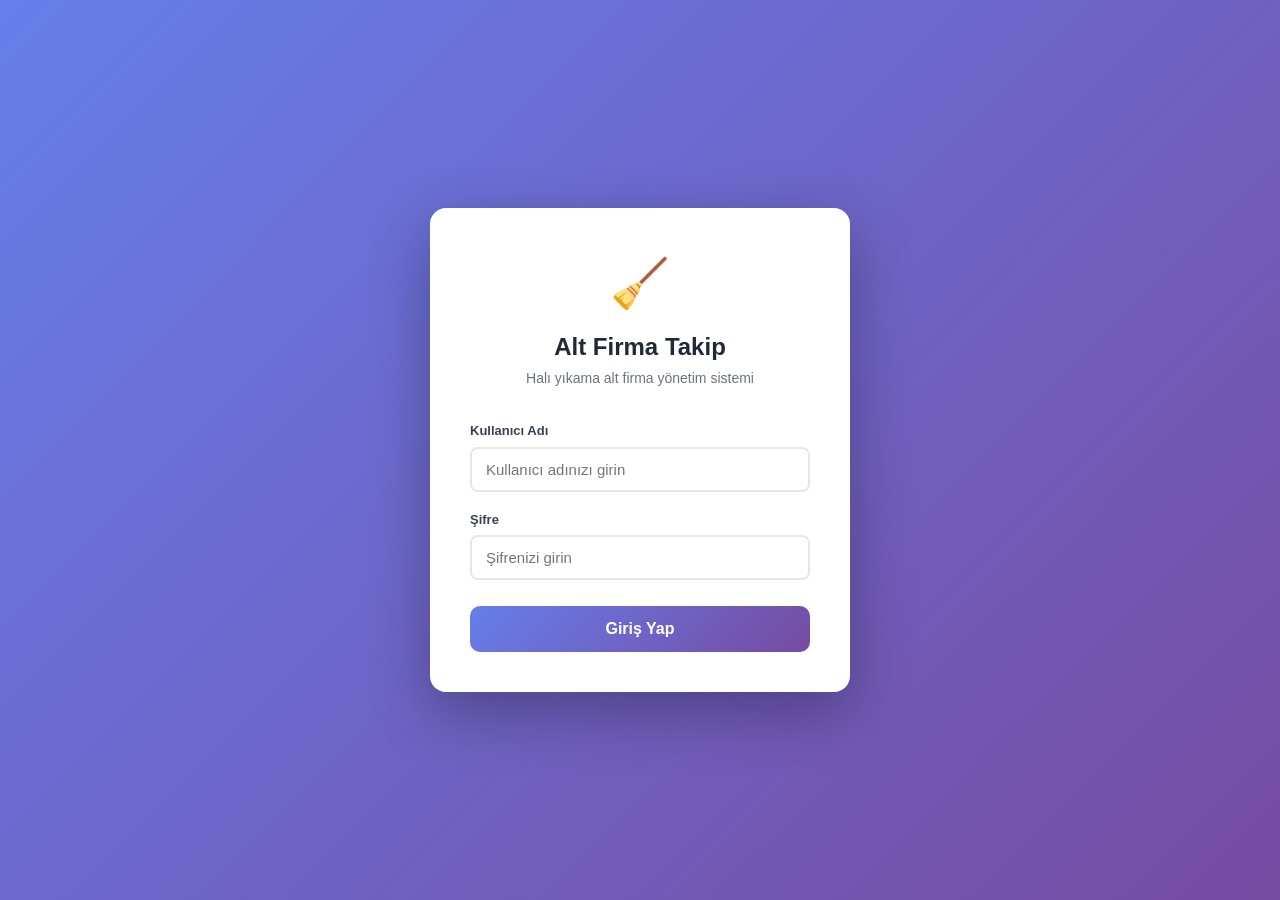
<file: frontend/index.html>
<!DOCTYPE html>
<html lang="tr">
<head>
    <meta charset="UTF-8">
    <meta name="viewport" content="width=device-width, initial-scale=1.0">
    <title>Alt Firma Takip</title>
    <link rel="manifest" href="manifest.json">
    <link rel="icon" type="image/svg+xml" href="assets/icons/icon-192x192.svg">
    <link rel="stylesheet" href="css/app.css">
    <script src="js/api.js"></script>
    <script src="js/auth.js"></script>
    <script>
        // Giriş yapılmışsa dashboard'a, yapılmamışsa login'e yönlendir
        if (Auth.isAuthenticated()) {
            window.location.replace('pages/dashboard.html');
        } else {
            window.location.replace('pages/login.html');
        }
    </script>
</head>
<body>
</body>
</html>
</file>
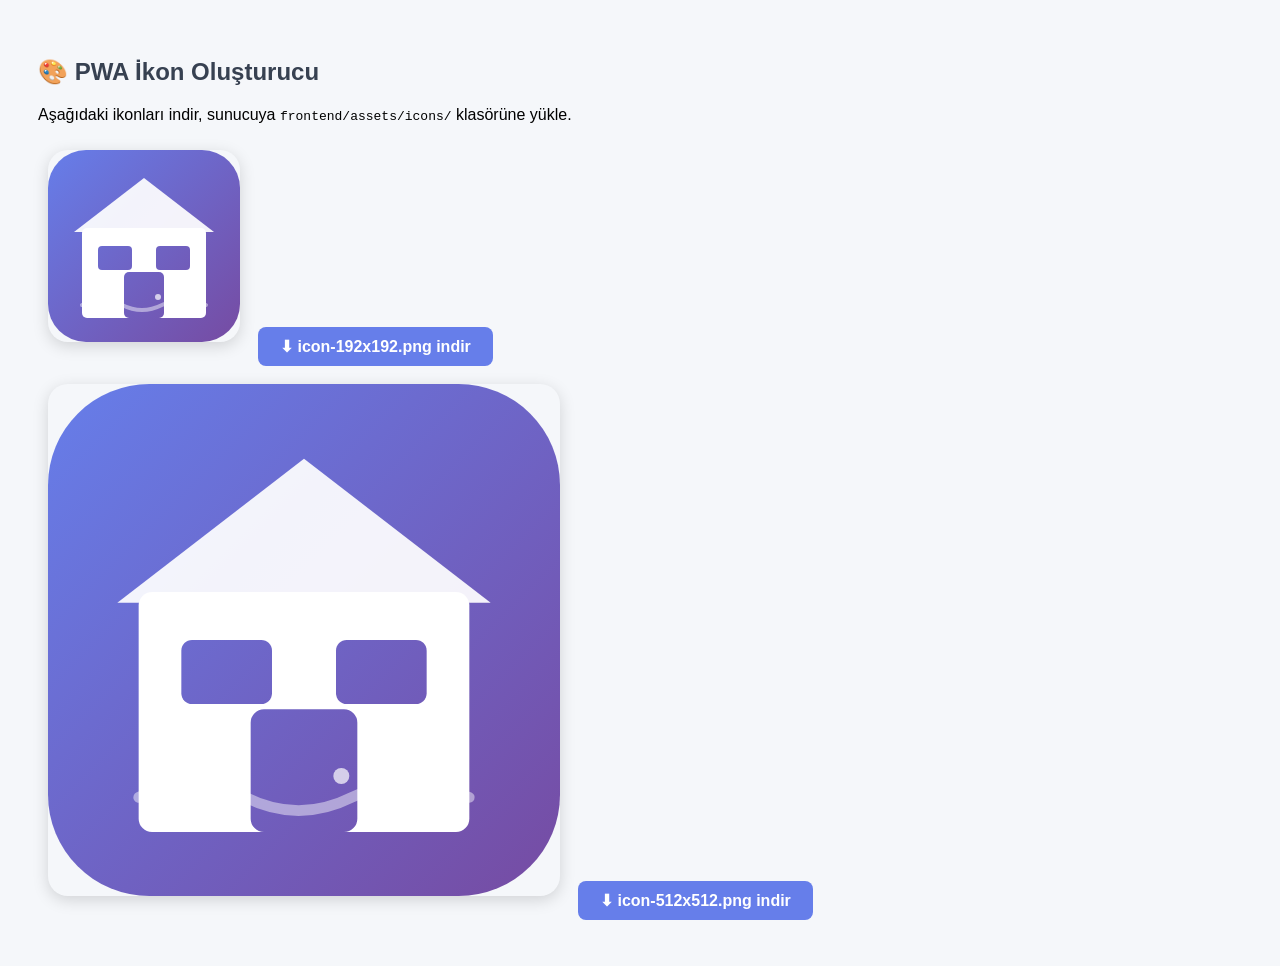
<file: frontend/generate-icons.html>
<!DOCTYPE html>
<html lang="tr">
<head><meta charset="UTF-8"><title>İkon Oluşturucu</title>
<style>body{font-family:sans-serif;padding:30px;background:#f5f7fa;} canvas{border-radius:20px;box-shadow:0 4px 16px rgba(0,0,0,0.15);margin:10px;} .btn{display:inline-block;margin:8px;padding:10px 22px;background:#667eea;color:white;border-radius:8px;text-decoration:none;font-weight:600;cursor:pointer;} h2{color:#374151;}</style>
</head>
<body>
<h2>🎨 PWA İkon Oluşturucu</h2>
<p>Aşağıdaki ikonları indir, sunucuya <code>frontend/assets/icons/</code> klasörüne yükle.</p>
<div id="out"></div>
<script>
function draw(size) {
  const c = document.createElement('canvas');
  c.width = c.height = size;
  const ctx = c.getContext('2d');
  const s = size / 192;
  const r = 38 * s;

  // Rounded square clip
  ctx.beginPath();
  ctx.moveTo(r, 0); ctx.lineTo(size-r, 0);
  ctx.arcTo(size, 0, size, r, r);
  ctx.lineTo(size, size-r);
  ctx.arcTo(size, size, size-r, size, r);
  ctx.lineTo(r, size);
  ctx.arcTo(0, size, 0, size-r, r);
  ctx.lineTo(0, r);
  ctx.arcTo(0, 0, r, 0, r);
  ctx.closePath();
  ctx.clip();

  // Gradient bg
  const g = ctx.createLinearGradient(0, 0, size, size);
  g.addColorStop(0, '#667eea');
  g.addColorStop(1, '#764ba2');
  ctx.fillStyle = g;
  ctx.fillRect(0, 0, size, size);

  function rr(x,y,w,h,rad) {
    ctx.beginPath();
    ctx.moveTo((x+rad)*s,(y)*s);
    ctx.lineTo((x+w-rad)*s,(y)*s);
    ctx.arcTo((x+w)*s,(y)*s,(x+w)*s,(y+rad)*s,rad*s);
    ctx.lineTo((x+w)*s,(y+h-rad)*s);
    ctx.arcTo((x+w)*s,(y+h)*s,(x+w-rad)*s,(y+h)*s,rad*s);
    ctx.lineTo((x+rad)*s,(y+h)*s);
    ctx.arcTo((x)*s,(y+h)*s,(x)*s,(y+h-rad)*s,rad*s);
    ctx.lineTo((x)*s,(y+rad)*s);
    ctx.arcTo((x)*s,(y)*s,(x+rad)*s,(y)*s,rad*s);
    ctx.closePath();
  }

  // Roof
  ctx.fillStyle = 'rgba(255,255,255,0.92)';
  ctx.beginPath();
  ctx.moveTo(96*s,28*s); ctx.lineTo(26*s,82*s); ctx.lineTo(166*s,82*s);
  ctx.closePath(); ctx.fill();

  // Body
  ctx.fillStyle = 'white';
  rr(34,78,124,90,5); ctx.fill();

  // Left window
  const grad2 = ctx.createLinearGradient(0,0,size,size);
  grad2.addColorStop(0,'#667eea'); grad2.addColorStop(1,'#764ba2');
  ctx.fillStyle = grad2;
  rr(50,96,34,24,4); ctx.fill();

  // Right window
  rr(108,96,34,24,4); ctx.fill();

  // Door
  rr(76,122,40,46,5); ctx.fill();

  // Door knob
  ctx.fillStyle = 'rgba(255,255,255,0.7)';
  ctx.beginPath(); ctx.arc(110*s,147*s,3*s,0,Math.PI*2); ctx.fill();

  // Wave
  ctx.strokeStyle = 'rgba(255,255,255,0.45)';
  ctx.lineWidth = 4*s;
  ctx.lineCap = 'round';
  ctx.beginPath();
  ctx.moveTo(34*s,155*s);
  ctx.quadraticCurveTo(54*s,145*s,74*s,155*s);
  ctx.quadraticCurveTo(94*s,165*s,114*s,155*s);
  ctx.quadraticCurveTo(134*s,145*s,158*s,155*s);
  ctx.stroke();

  return c;
}

const out = document.getElementById('out');
[192, 512].forEach(size => {
  const c = draw(size);
  out.appendChild(c);
  const a = document.createElement('a');
  a.className = 'btn';
  a.href = c.toDataURL('image/png');
  a.download = `icon-${size}x${size}.png`;
  a.textContent = `⬇ icon-${size}x${size}.png indir`;
  out.appendChild(a);
  out.appendChild(document.createElement('br'));
});
</script>
</body>
</html>
</file>
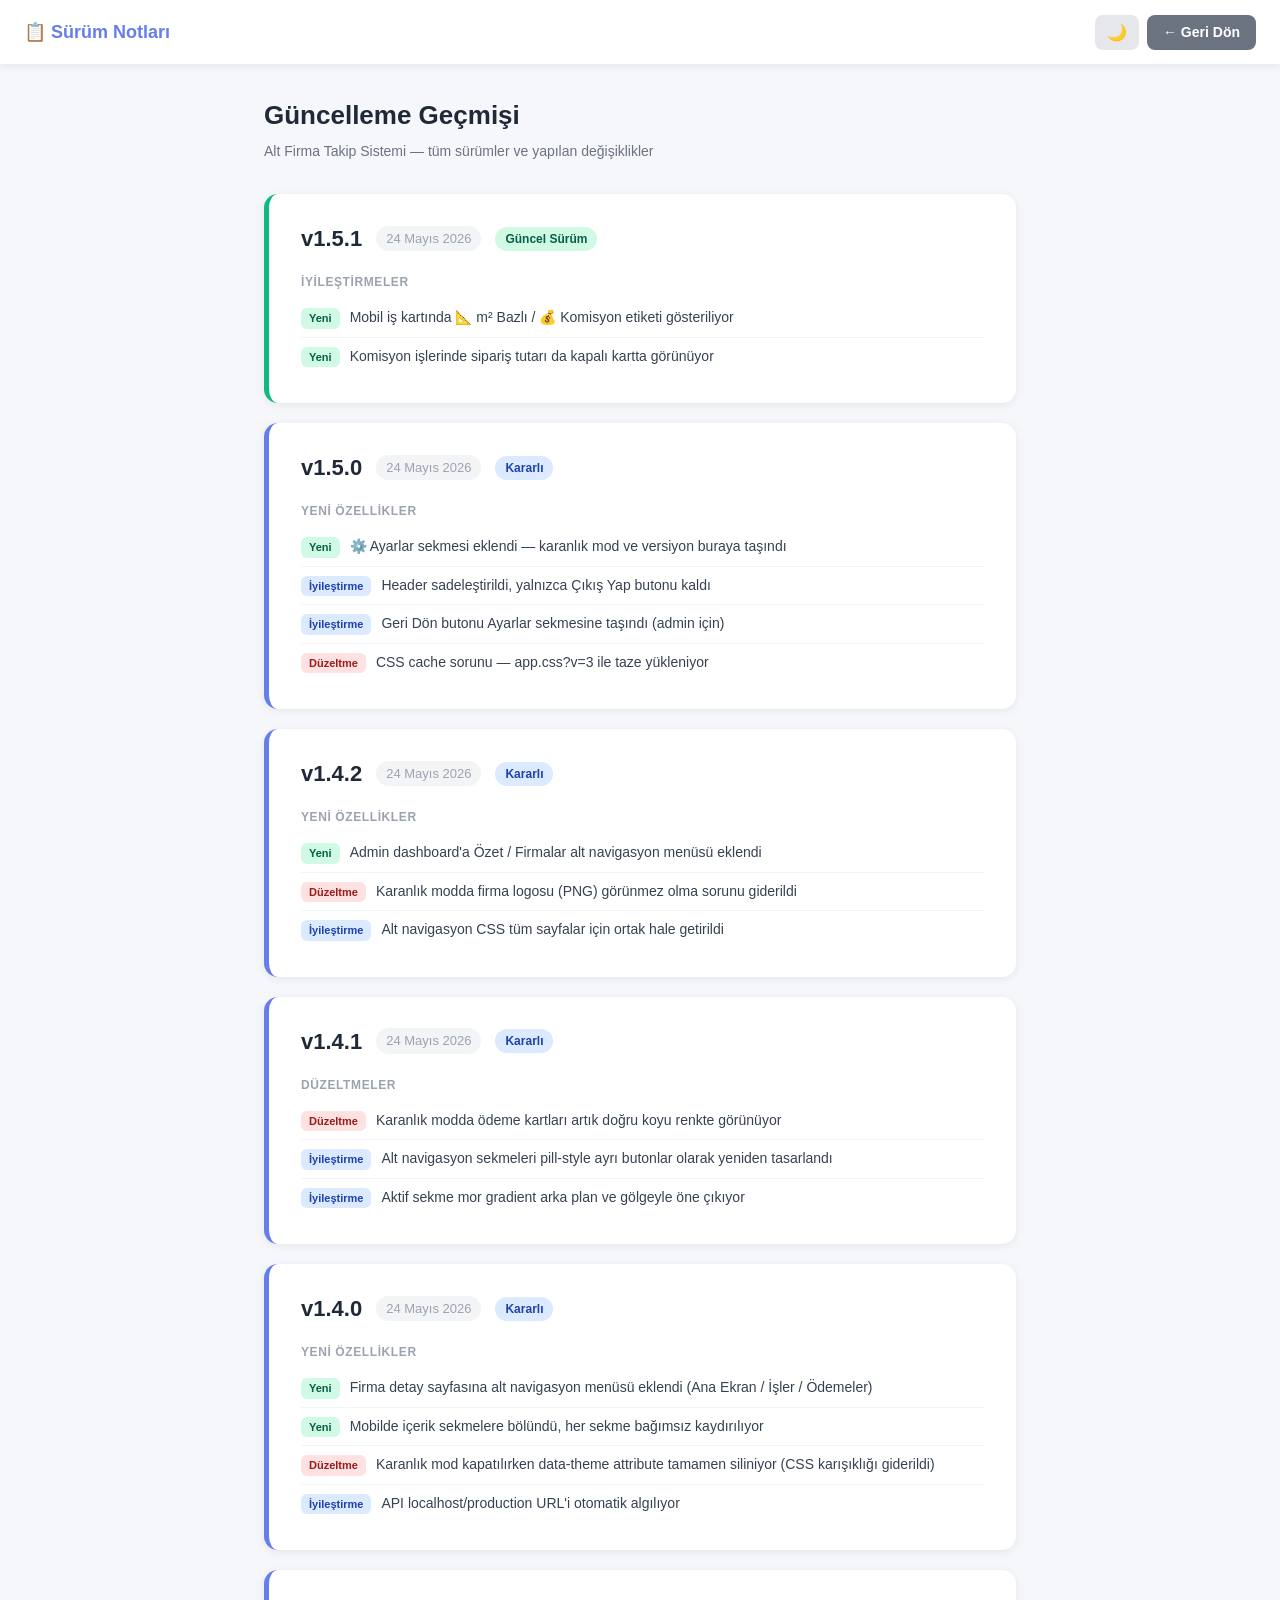
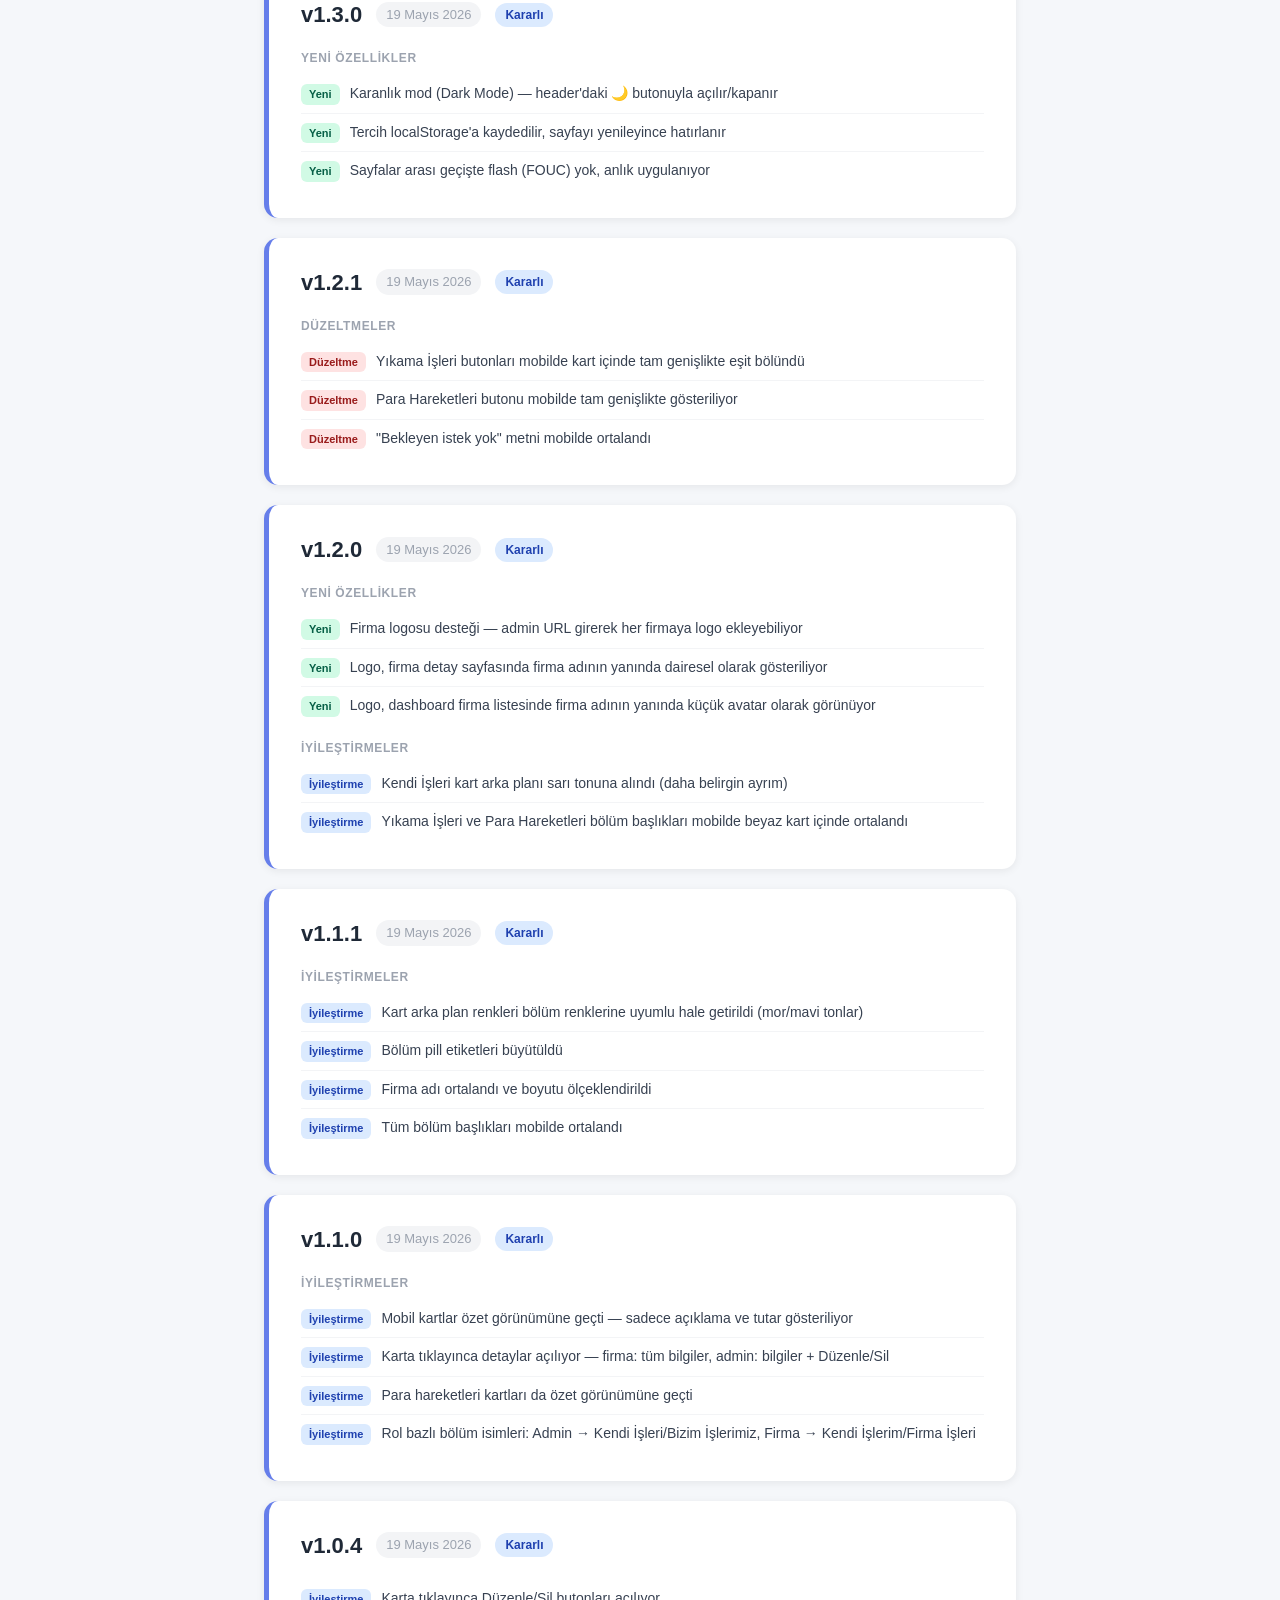
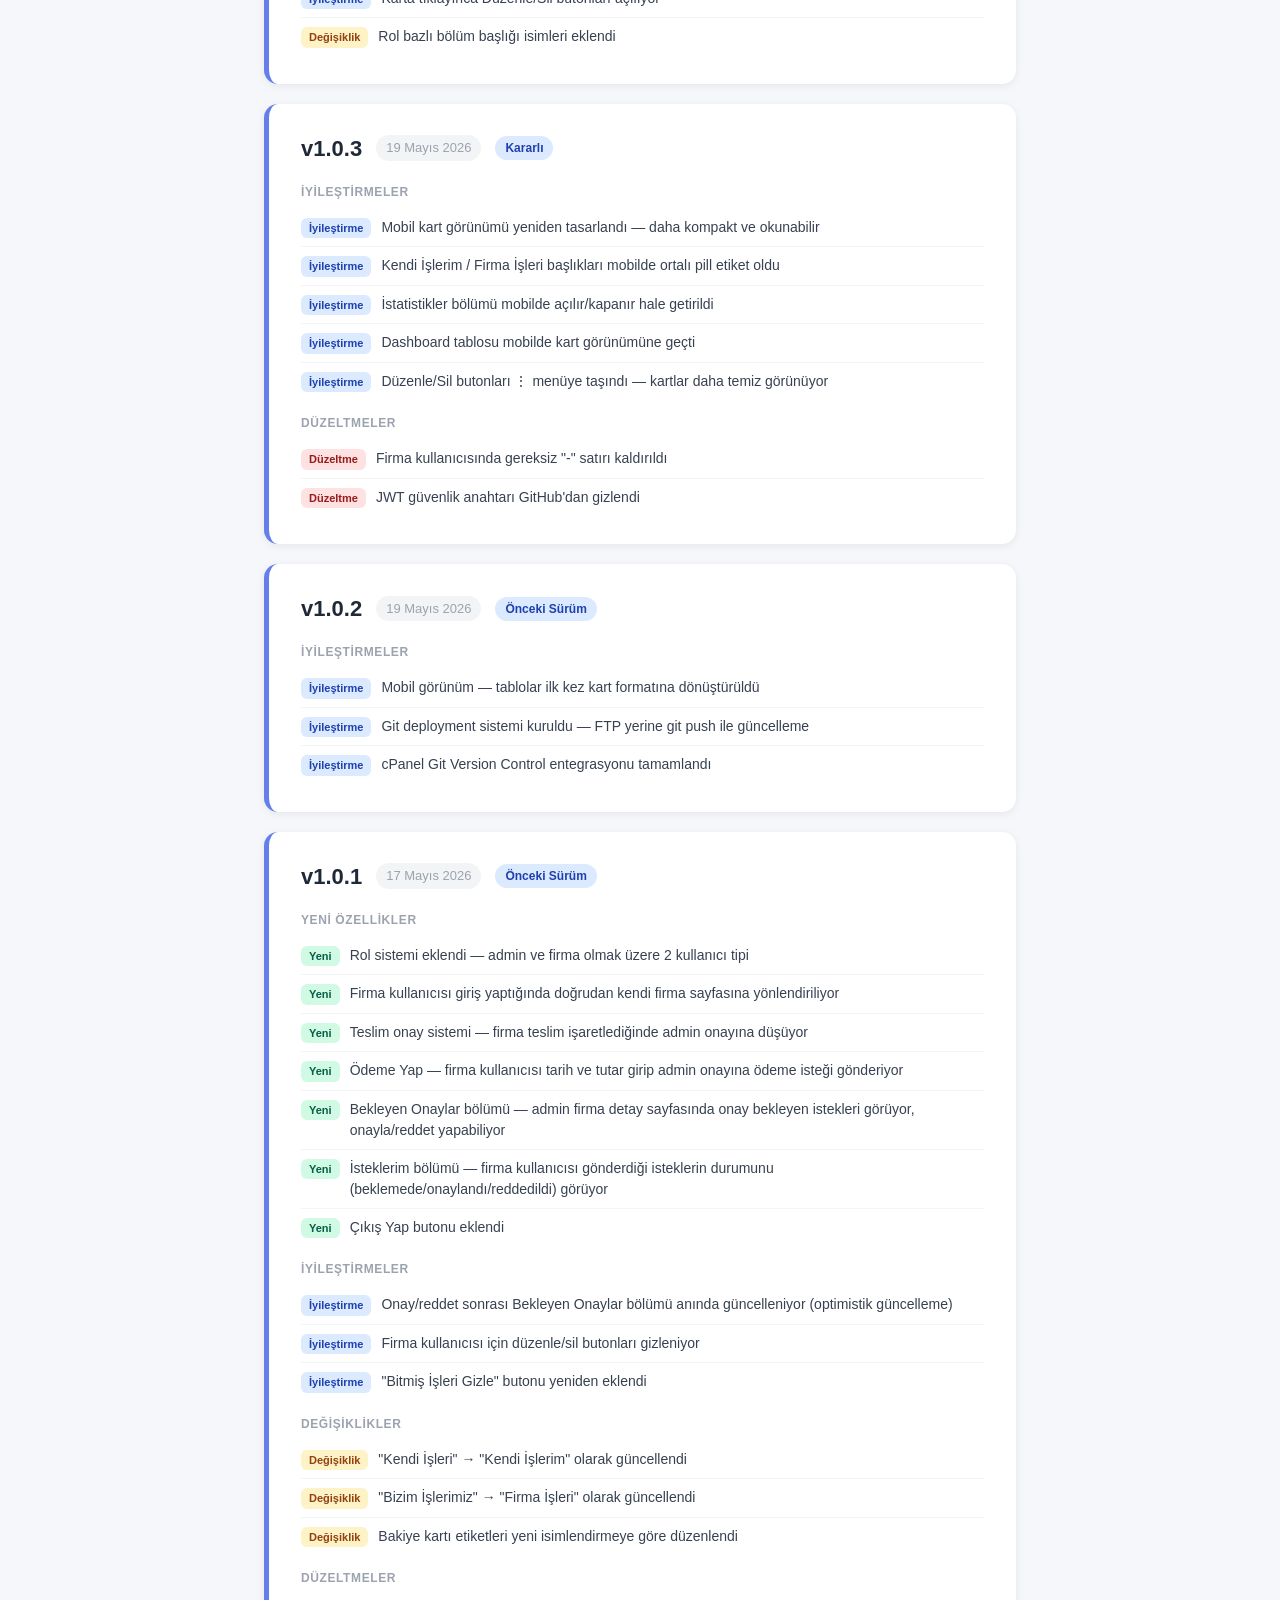
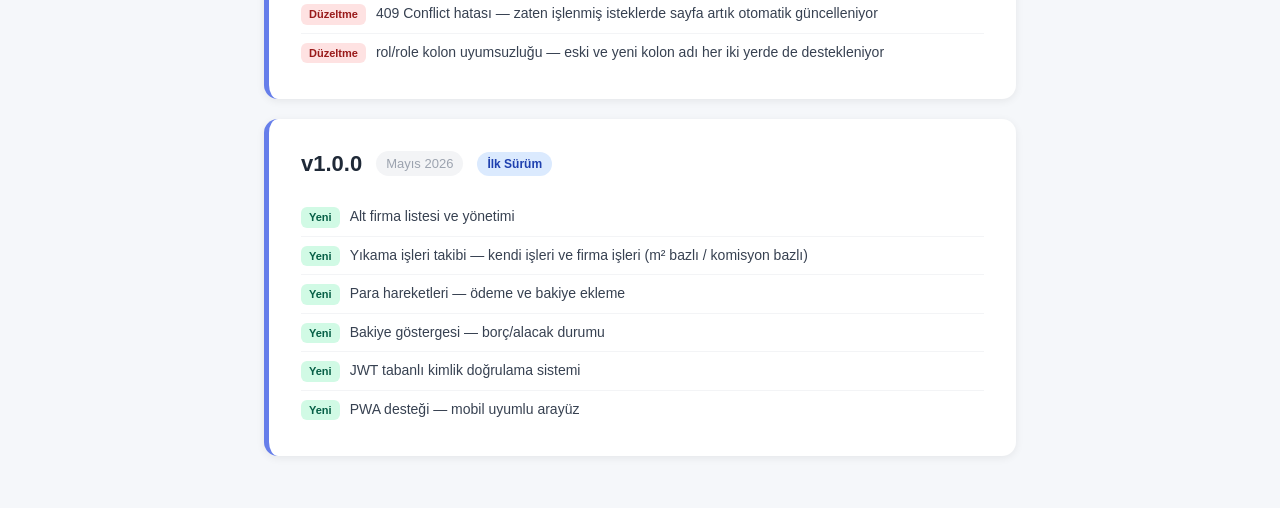
<file: frontend/pages/changelog.html>
<!DOCTYPE html>
<html lang="tr">
<head>
    <meta charset="UTF-8">
    <meta name="viewport" content="width=device-width, initial-scale=1.0">
    <title>Sürüm Notları - Alt Firma Takip</title>
    <link rel="stylesheet" href="../css/app.css?v=3">
    <link rel="manifest" href="../manifest.json">
    <link rel="apple-touch-icon" href="../assets/icons/icon-192x192.svg">
    <meta name="theme-color" content="#667eea">
    <script src="../js/utils.js"></script>
    <script>if(localStorage.getItem('darkMode')==='1')document.documentElement.dataset.theme='dark';</script>
    <style>
        body { background: #f5f7fa; }
        .header { background: white; box-shadow: 0 2px 8px rgba(0,0,0,0.08); padding: 0 24px; height: 64px; display: flex; align-items: center; justify-content: space-between; position: sticky; top: 0; z-index: 100; }
        .header h1 { font-size: 18px; color: #667eea; }
        .btn-back { padding: 8px 16px; background: #6b7280; color: white; border: none; border-radius: 8px; cursor: pointer; font-size: 14px; font-weight: 600; font-family: inherit; }
        .container { max-width: 800px; margin: 0 auto; padding: 32px 24px; }
        .page-title { font-size: 26px; font-weight: 700; color: #1f2937; margin-bottom: 6px; }
        .page-sub { color: #6b7280; font-size: 14px; margin-bottom: 32px; }
        .version-block { background: white; border-radius: 14px; box-shadow: 0 2px 8px rgba(0,0,0,0.07); padding: 28px 32px; margin-bottom: 20px; border-left: 5px solid #667eea; }
        .version-block.latest { border-left-color: #10b981; }
        .version-header { display: flex; align-items: center; gap: 14px; margin-bottom: 18px; flex-wrap: wrap; }
        .version-num { font-size: 22px; font-weight: 800; color: #1f2937; }
        .version-date { font-size: 13px; color: #9ca3af; background: #f3f4f6; padding: 3px 10px; border-radius: 20px; }
        .version-badge { font-size: 12px; font-weight: 700; padding: 3px 10px; border-radius: 20px; }
        .badge-current { background: #d1fae5; color: #065f46; }
        .badge-stable  { background: #dbeafe; color: #1e40af; }
        .change-list { list-style: none; padding: 0; margin: 0; }
        .change-list li { display: flex; gap: 10px; padding: 8px 0; border-bottom: 1px solid #f3f4f6; font-size: 14px; color: #374151; align-items: flex-start; }
        .change-list li:last-child { border-bottom: none; }
        .change-tag { display: inline-block; padding: 2px 8px; border-radius: 6px; font-size: 11px; font-weight: 700; white-space: nowrap; flex-shrink: 0; margin-top: 1px; }
        .tag-yeni    { background: #d1fae5; color: #065f46; }
        .tag-duzeltme { background: #fee2e2; color: #991b1b; }
        .tag-iyilestirme { background: #dbeafe; color: #1e40af; }
        .tag-degisiklik { background: #fef3c7; color: #92400e; }
        .section-title { font-size: 12px; font-weight: 700; color: #9ca3af; text-transform: uppercase; letter-spacing: 0.05em; margin: 14px 0 8px; }
    </style>
</head>
<body>
    <div class="header">
        <h1>📋 Sürüm Notları</h1>
        <div style="display:flex;gap:8px;">
            <button id="darkToggle" onclick="DarkMode.toggle()" title="Karanlık Mod" style="padding:8px 12px;background:#e5e7eb;color:#374151;border:none;border-radius:8px;cursor:pointer;font-size:16px;font-family:inherit;">🌙</button>
            <button class="btn-back" onclick="history.back()">← Geri Dön</button>
        </div>
    </div>

    <div class="container">
        <div class="page-title">Güncelleme Geçmişi</div>
        <div class="page-sub">Alt Firma Takip Sistemi — tüm sürümler ve yapılan değişiklikler</div>

        <!-- v1.5.1 -->
        <div class="version-block latest">
            <div class="version-header">
                <span class="version-num">v1.5.1</span>
                <span class="version-date">24 Mayıs 2026</span>
                <span class="version-badge badge-current">Güncel Sürüm</span>
            </div>

            <div class="section-title">İyileştirmeler</div>
            <ul class="change-list">
                <li><span class="change-tag tag-yeni">Yeni</span> Mobil iş kartında 📐 m² Bazlı / 💰 Komisyon etiketi gösteriliyor</li>
                <li><span class="change-tag tag-yeni">Yeni</span> Komisyon işlerinde sipariş tutarı da kapalı kartta görünüyor</li>
            </ul>
        </div>

        <!-- v1.5.0 -->
        <div class="version-block">
            <div class="version-header">
                <span class="version-num">v1.5.0</span>
                <span class="version-date">24 Mayıs 2026</span>
                <span class="version-badge badge-stable">Kararlı</span>
            </div>

            <div class="section-title">Yeni Özellikler</div>
            <ul class="change-list">
                <li><span class="change-tag tag-yeni">Yeni</span> ⚙️ Ayarlar sekmesi eklendi — karanlık mod ve versiyon buraya taşındı</li>
                <li><span class="change-tag tag-iyilestirme">İyileştirme</span> Header sadeleştirildi, yalnızca Çıkış Yap butonu kaldı</li>
                <li><span class="change-tag tag-iyilestirme">İyileştirme</span> Geri Dön butonu Ayarlar sekmesine taşındı (admin için)</li>
                <li><span class="change-tag tag-duzeltme">Düzeltme</span> CSS cache sorunu — app.css?v=3 ile taze yükleniyor</li>
            </ul>
        </div>

        <!-- v1.4.2 -->
        <div class="version-block">
            <div class="version-header">
                <span class="version-num">v1.4.2</span>
                <span class="version-date">24 Mayıs 2026</span>
                <span class="version-badge badge-stable">Kararlı</span>
            </div>

            <div class="section-title">Yeni Özellikler</div>
            <ul class="change-list">
                <li><span class="change-tag tag-yeni">Yeni</span> Admin dashboard'a Özet / Firmalar alt navigasyon menüsü eklendi</li>
                <li><span class="change-tag tag-duzeltme">Düzeltme</span> Karanlık modda firma logosu (PNG) görünmez olma sorunu giderildi</li>
                <li><span class="change-tag tag-iyilestirme">İyileştirme</span> Alt navigasyon CSS tüm sayfalar için ortak hale getirildi</li>
            </ul>
        </div>

        <!-- v1.4.1 -->
        <div class="version-block">
            <div class="version-header">
                <span class="version-num">v1.4.1</span>
                <span class="version-date">24 Mayıs 2026</span>
                <span class="version-badge badge-stable">Kararlı</span>
            </div>

            <div class="section-title">Düzeltmeler</div>
            <ul class="change-list">
                <li><span class="change-tag tag-duzeltme">Düzeltme</span> Karanlık modda ödeme kartları artık doğru koyu renkte görünüyor</li>
                <li><span class="change-tag tag-iyilestirme">İyileştirme</span> Alt navigasyon sekmeleri pill-style ayrı butonlar olarak yeniden tasarlandı</li>
                <li><span class="change-tag tag-iyilestirme">İyileştirme</span> Aktif sekme mor gradient arka plan ve gölgeyle öne çıkıyor</li>
            </ul>
        </div>

        <!-- v1.4.0 -->
        <div class="version-block">
            <div class="version-header">
                <span class="version-num">v1.4.0</span>
                <span class="version-date">24 Mayıs 2026</span>
                <span class="version-badge badge-stable">Kararlı</span>
            </div>

            <div class="section-title">Yeni Özellikler</div>
            <ul class="change-list">
                <li><span class="change-tag tag-yeni">Yeni</span> Firma detay sayfasına alt navigasyon menüsü eklendi (Ana Ekran / İşler / Ödemeler)</li>
                <li><span class="change-tag tag-yeni">Yeni</span> Mobilde içerik sekmelere bölündü, her sekme bağımsız kaydırılıyor</li>
                <li><span class="change-tag tag-duzeltme">Düzeltme</span> Karanlık mod kapatılırken data-theme attribute tamamen siliniyor (CSS karışıklığı giderildi)</li>
                <li><span class="change-tag tag-iyilestirme">İyileştirme</span> API localhost/production URL'i otomatik algılıyor</li>
            </ul>
        </div>

        <!-- v1.3.0 -->
        <div class="version-block">
            <div class="version-header">
                <span class="version-num">v1.3.0</span>
                <span class="version-date">19 Mayıs 2026</span>
                <span class="version-badge badge-stable">Kararlı</span>
            </div>

            <div class="section-title">Yeni Özellikler</div>
            <ul class="change-list">
                <li><span class="change-tag tag-yeni">Yeni</span> Karanlık mod (Dark Mode) — header'daki 🌙 butonuyla açılır/kapanır</li>
                <li><span class="change-tag tag-yeni">Yeni</span> Tercih localStorage'a kaydedilir, sayfayı yenileyince hatırlanır</li>
                <li><span class="change-tag tag-yeni">Yeni</span> Sayfalar arası geçişte flash (FOUC) yok, anlık uygulanıyor</li>
            </ul>
        </div>

        <!-- v1.2.1 -->
        <div class="version-block">
            <div class="version-header">
                <span class="version-num">v1.2.1</span>
                <span class="version-date">19 Mayıs 2026</span>
                <span class="version-badge badge-stable">Kararlı</span>
            </div>

            <div class="section-title">Düzeltmeler</div>
            <ul class="change-list">
                <li><span class="change-tag tag-duzeltme">Düzeltme</span> Yıkama İşleri butonları mobilde kart içinde tam genişlikte eşit bölündü</li>
                <li><span class="change-tag tag-duzeltme">Düzeltme</span> Para Hareketleri butonu mobilde tam genişlikte gösteriliyor</li>
                <li><span class="change-tag tag-duzeltme">Düzeltme</span> "Bekleyen istek yok" metni mobilde ortalandı</li>
            </ul>
        </div>

        <!-- v1.2.0 -->
        <div class="version-block">
            <div class="version-header">
                <span class="version-num">v1.2.0</span>
                <span class="version-date">19 Mayıs 2026</span>
                <span class="version-badge badge-stable">Kararlı</span>
            </div>

            <div class="section-title">Yeni Özellikler</div>
            <ul class="change-list">
                <li><span class="change-tag tag-yeni">Yeni</span> Firma logosu desteği — admin URL girerek her firmaya logo ekleyebiliyor</li>
                <li><span class="change-tag tag-yeni">Yeni</span> Logo, firma detay sayfasında firma adının yanında dairesel olarak gösteriliyor</li>
                <li><span class="change-tag tag-yeni">Yeni</span> Logo, dashboard firma listesinde firma adının yanında küçük avatar olarak görünüyor</li>
            </ul>

            <div class="section-title">İyileştirmeler</div>
            <ul class="change-list">
                <li><span class="change-tag tag-iyilestirme">İyileştirme</span> Kendi İşleri kart arka planı sarı tonuna alındı (daha belirgin ayrım)</li>
                <li><span class="change-tag tag-iyilestirme">İyileştirme</span> Yıkama İşleri ve Para Hareketleri bölüm başlıkları mobilde beyaz kart içinde ortalandı</li>
            </ul>
        </div>

        <!-- v1.1.1 -->
        <div class="version-block">
            <div class="version-header">
                <span class="version-num">v1.1.1</span>
                <span class="version-date">19 Mayıs 2026</span>
                <span class="version-badge badge-stable">Kararlı</span>
            </div>

            <div class="section-title">İyileştirmeler</div>
            <ul class="change-list">
                <li><span class="change-tag tag-iyilestirme">İyileştirme</span> Kart arka plan renkleri bölüm renklerine uyumlu hale getirildi (mor/mavi tonlar)</li>
                <li><span class="change-tag tag-iyilestirme">İyileştirme</span> Bölüm pill etiketleri büyütüldü</li>
                <li><span class="change-tag tag-iyilestirme">İyileştirme</span> Firma adı ortalandı ve boyutu ölçeklendirildi</li>
                <li><span class="change-tag tag-iyilestirme">İyileştirme</span> Tüm bölüm başlıkları mobilde ortalandı</li>
            </ul>
        </div>

        <!-- v1.1.0 -->
        <div class="version-block">
            <div class="version-header">
                <span class="version-num">v1.1.0</span>
                <span class="version-date">19 Mayıs 2026</span>
                <span class="version-badge badge-stable">Kararlı</span>
            </div>

            <div class="section-title">İyileştirmeler</div>
            <ul class="change-list">
                <li><span class="change-tag tag-iyilestirme">İyileştirme</span> Mobil kartlar özet görünümüne geçti — sadece açıklama ve tutar gösteriliyor</li>
                <li><span class="change-tag tag-iyilestirme">İyileştirme</span> Karta tıklayınca detaylar açılıyor — firma: tüm bilgiler, admin: bilgiler + Düzenle/Sil</li>
                <li><span class="change-tag tag-iyilestirme">İyileştirme</span> Para hareketleri kartları da özet görünümüne geçti</li>
                <li><span class="change-tag tag-iyilestirme">İyileştirme</span> Rol bazlı bölüm isimleri: Admin → Kendi İşleri/Bizim İşlerimiz, Firma → Kendi İşlerim/Firma İşleri</li>
            </ul>
        </div>

        <!-- v1.0.4 -->
        <div class="version-block">
            <div class="version-header">
                <span class="version-num">v1.0.4</span>
                <span class="version-date">19 Mayıs 2026</span>
                <span class="version-badge badge-stable">Kararlı</span>
            </div>
            <ul class="change-list">
                <li><span class="change-tag tag-iyilestirme">İyileştirme</span> Karta tıklayınca Düzenle/Sil butonları açılıyor</li>
                <li><span class="change-tag tag-degisiklik">Değişiklik</span> Rol bazlı bölüm başlığı isimleri eklendi</li>
            </ul>
        </div>

        <!-- v1.0.3 -->
        <div class="version-block">
            <div class="version-header">
                <span class="version-num">v1.0.3</span>
                <span class="version-date">19 Mayıs 2026</span>
                <span class="version-badge badge-stable">Kararlı</span>
            </div>

            <div class="section-title">İyileştirmeler</div>
            <ul class="change-list">
                <li><span class="change-tag tag-iyilestirme">İyileştirme</span> Mobil kart görünümü yeniden tasarlandı — daha kompakt ve okunabilir</li>
                <li><span class="change-tag tag-iyilestirme">İyileştirme</span> Kendi İşlerim / Firma İşleri başlıkları mobilde ortalı pill etiket oldu</li>
                <li><span class="change-tag tag-iyilestirme">İyileştirme</span> İstatistikler bölümü mobilde açılır/kapanır hale getirildi</li>
                <li><span class="change-tag tag-iyilestirme">İyileştirme</span> Dashboard tablosu mobilde kart görünümüne geçti</li>
                <li><span class="change-tag tag-iyilestirme">İyileştirme</span> Düzenle/Sil butonları ⋮ menüye taşındı — kartlar daha temiz görünüyor</li>
            </ul>

            <div class="section-title">Düzeltmeler</div>
            <ul class="change-list">
                <li><span class="change-tag tag-duzeltme">Düzeltme</span> Firma kullanıcısında gereksiz "-" satırı kaldırıldı</li>
                <li><span class="change-tag tag-duzeltme">Düzeltme</span> JWT güvenlik anahtarı GitHub'dan gizlendi</li>
            </ul>
        </div>

        <!-- v1.0.2 -->
        <div class="version-block">
            <div class="version-header">
                <span class="version-num">v1.0.2</span>
                <span class="version-date">19 Mayıs 2026</span>
                <span class="version-badge badge-stable">Önceki Sürüm</span>
            </div>

            <div class="section-title">İyileştirmeler</div>
            <ul class="change-list">
                <li><span class="change-tag tag-iyilestirme">İyileştirme</span> Mobil görünüm — tablolar ilk kez kart formatına dönüştürüldü</li>
                <li><span class="change-tag tag-iyilestirme">İyileştirme</span> Git deployment sistemi kuruldu — FTP yerine git push ile güncelleme</li>
                <li><span class="change-tag tag-iyilestirme">İyileştirme</span> cPanel Git Version Control entegrasyonu tamamlandı</li>
            </ul>
        </div>

        <!-- v1.0.1 -->
        <div class="version-block">
            <div class="version-header">
                <span class="version-num">v1.0.1</span>
                <span class="version-date">17 Mayıs 2026</span>
                <span class="version-badge badge-stable">Önceki Sürüm</span>
            </div>

            <div class="section-title">Yeni Özellikler</div>
            <ul class="change-list">
                <li><span class="change-tag tag-yeni">Yeni</span> Rol sistemi eklendi — admin ve firma olmak üzere 2 kullanıcı tipi</li>
                <li><span class="change-tag tag-yeni">Yeni</span> Firma kullanıcısı giriş yaptığında doğrudan kendi firma sayfasına yönlendiriliyor</li>
                <li><span class="change-tag tag-yeni">Yeni</span> Teslim onay sistemi — firma teslim işaretlediğinde admin onayına düşüyor</li>
                <li><span class="change-tag tag-yeni">Yeni</span> Ödeme Yap — firma kullanıcısı tarih ve tutar girip admin onayına ödeme isteği gönderiyor</li>
                <li><span class="change-tag tag-yeni">Yeni</span> Bekleyen Onaylar bölümü — admin firma detay sayfasında onay bekleyen istekleri görüyor, onayla/reddet yapabiliyor</li>
                <li><span class="change-tag tag-yeni">Yeni</span> İsteklerim bölümü — firma kullanıcısı gönderdiği isteklerin durumunu (beklemede/onaylandı/reddedildi) görüyor</li>
                <li><span class="change-tag tag-yeni">Yeni</span> Çıkış Yap butonu eklendi</li>
            </ul>

            <div class="section-title">İyileştirmeler</div>
            <ul class="change-list">
                <li><span class="change-tag tag-iyilestirme">İyileştirme</span> Onay/reddet sonrası Bekleyen Onaylar bölümü anında güncelleniyor (optimistik güncelleme)</li>
                <li><span class="change-tag tag-iyilestirme">İyileştirme</span> Firma kullanıcısı için düzenle/sil butonları gizleniyor</li>
                <li><span class="change-tag tag-iyilestirme">İyileştirme</span> "Bitmiş İşleri Gizle" butonu yeniden eklendi</li>
            </ul>

            <div class="section-title">Değişiklikler</div>
            <ul class="change-list">
                <li><span class="change-tag tag-degisiklik">Değişiklik</span> "Kendi İşleri" → "Kendi İşlerim" olarak güncellendi</li>
                <li><span class="change-tag tag-degisiklik">Değişiklik</span> "Bizim İşlerimiz" → "Firma İşleri" olarak güncellendi</li>
                <li><span class="change-tag tag-degisiklik">Değişiklik</span> Bakiye kartı etiketleri yeni isimlendirmeye göre düzenlendi</li>
            </ul>

            <div class="section-title">Düzeltmeler</div>
            <ul class="change-list">
                <li><span class="change-tag tag-duzeltme">Düzeltme</span> 409 Conflict hatası — zaten işlenmiş isteklerde sayfa artık otomatik güncelleniyor</li>
                <li><span class="change-tag tag-duzeltme">Düzeltme</span> rol/role kolon uyumsuzluğu — eski ve yeni kolon adı her iki yerde de destekleniyor</li>
            </ul>
        </div>

        <!-- v1.0.0 -->
        <div class="version-block">
            <div class="version-header">
                <span class="version-num">v1.0.0</span>
                <span class="version-date">Mayıs 2026</span>
                <span class="version-badge badge-stable">İlk Sürüm</span>
            </div>

            <ul class="change-list">
                <li><span class="change-tag tag-yeni">Yeni</span> Alt firma listesi ve yönetimi</li>
                <li><span class="change-tag tag-yeni">Yeni</span> Yıkama işleri takibi — kendi işleri ve firma işleri (m² bazlı / komisyon bazlı)</li>
                <li><span class="change-tag tag-yeni">Yeni</span> Para hareketleri — ödeme ve bakiye ekleme</li>
                <li><span class="change-tag tag-yeni">Yeni</span> Bakiye göstergesi — borç/alacak durumu</li>
                <li><span class="change-tag tag-yeni">Yeni</span> JWT tabanlı kimlik doğrulama sistemi</li>
                <li><span class="change-tag tag-yeni">Yeni</span> PWA desteği — mobil uyumlu arayüz</li>
            </ul>
        </div>

    </div>
    <script>DarkMode.init(); DarkMode.updateBtn();</script>
</body>
</html>
</file>
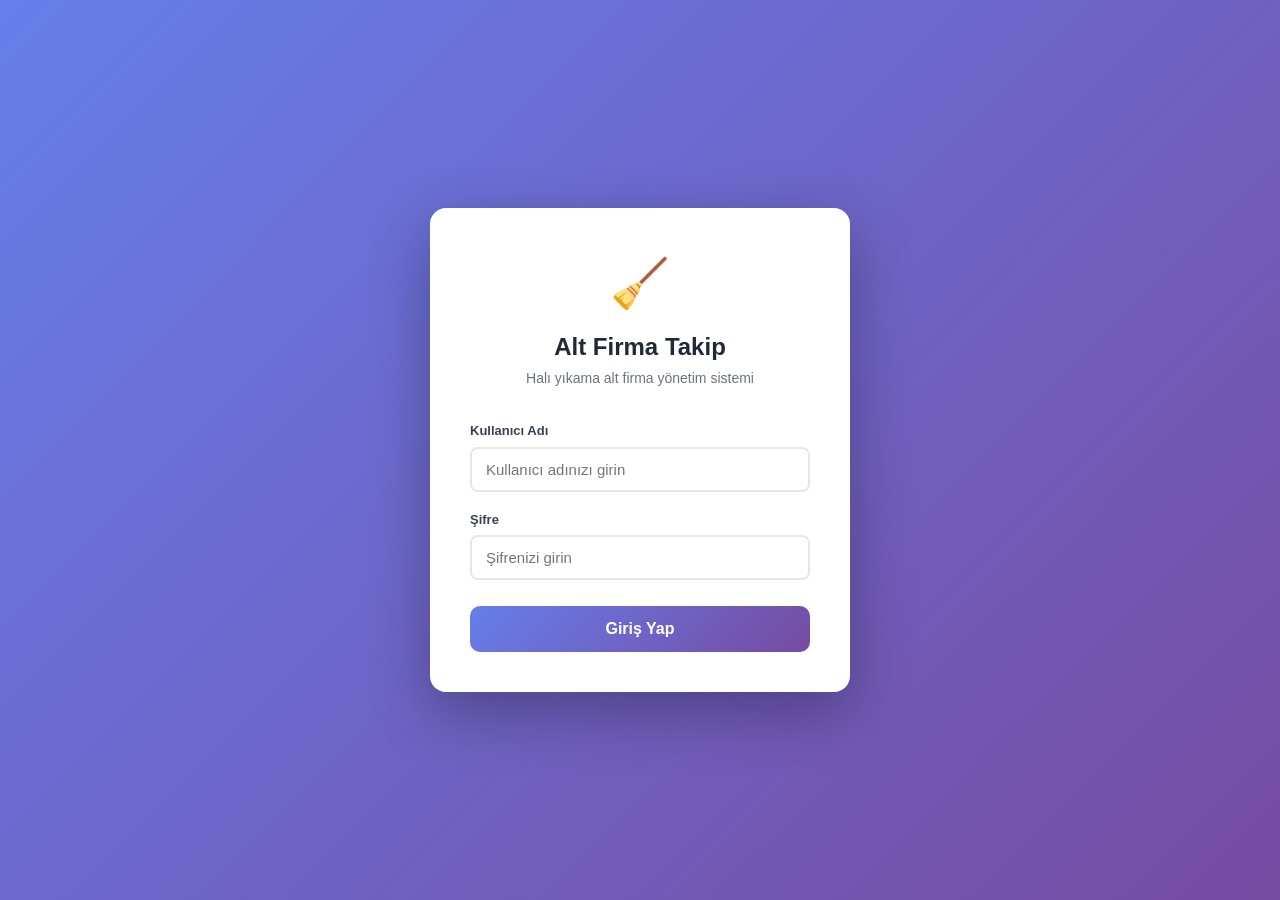
<file: frontend/pages/login.html>
<!DOCTYPE html>
<html lang="tr">
<head>
    <meta charset="UTF-8">
    <meta name="viewport" content="width=device-width, initial-scale=1.0">
    <title>Giriş - Alt Firma Takip</title>
    <link rel="stylesheet" href="../css/app.css?v=3">
    <script src="../js/api.js"></script>
    <script src="../js/auth.js"></script>
    <style>
        body {
            min-height: 100vh;
            display: flex;
            align-items: center;
            justify-content: center;
            background: linear-gradient(135deg, #667eea 0%, #764ba2 100%);
            padding: 20px;
        }
        .login-box {
            background: white;
            border-radius: 16px;
            box-shadow: 0 20px 60px rgba(0,0,0,0.3);
            padding: 40px;
            width: 100%;
            max-width: 420px;
        }
        .login-logo {
            text-align: center;
            margin-bottom: 32px;
        }
        .login-logo .icon {
            font-size: 48px;
            display: block;
            margin-bottom: 12px;
        }
        .login-logo h1 { font-size: 24px; color: #1f2937; margin-bottom: 6px; }
        .login-logo p  { font-size: 14px; color: #6b7280; }
        .error-box {
            background: #fee2e2;
            color: #991b1b;
            padding: 12px 16px;
            border-radius: 8px;
            margin-bottom: 20px;
            font-size: 14px;
            border-left: 4px solid #ef4444;
            display: none;
        }
        .form-group { margin-bottom: 18px; }
        .form-group label { display: block; font-size: 13px; font-weight: 600; color: #374151; margin-bottom: 6px; }
        .form-group input {
            width: 100%; padding: 12px 14px;
            border: 2px solid #e5e7eb; border-radius: 8px;
            font-size: 15px; font-family: inherit;
        }
        .form-group input:focus { outline: none; border-color: #667eea; }
        .btn-login {
            width: 100%; padding: 14px;
            background: linear-gradient(135deg, #667eea 0%, #764ba2 100%);
            color: white; border: none; border-radius: 10px;
            font-size: 16px; font-weight: 600; cursor: pointer;
            font-family: inherit; margin-top: 8px;
            transition: opacity 0.2s;
        }
        .btn-login:hover:not(:disabled) { opacity: 0.9; }
        .btn-login:disabled { opacity: 0.6; cursor: not-allowed; }
        .spinner {
            display: inline-block; width: 14px; height: 14px;
            border: 2px solid rgba(255,255,255,0.4);
            border-top-color: white; border-radius: 50%;
            animation: spin 0.6s linear infinite;
            margin-right: 8px; vertical-align: middle;
        }
        @keyframes spin { to { transform: rotate(360deg); } }
    </style>
</head>
<body>
    <div class="login-box">
        <div class="login-logo">
            <span class="icon">🧹</span>
            <h1>Alt Firma Takip</h1>
            <p>Halı yıkama alt firma yönetim sistemi</p>
        </div>

        <div id="errorBox" class="error-box"></div>

        <form id="loginForm">
            <div class="form-group">
                <label>Kullanıcı Adı</label>
                <input type="text" id="username" autocomplete="username" placeholder="Kullanıcı adınızı girin" required>
            </div>
            <div class="form-group">
                <label>Şifre</label>
                <input type="password" id="password" autocomplete="current-password" placeholder="Şifrenizi girin" required>
            </div>
            <button type="submit" id="loginBtn" class="btn-login">Giriş Yap</button>
        </form>
    </div>

    <script>
        // Zaten giriş yapılmışsa dashboard'a git
        if (Auth.isAuthenticated()) {
            window.location.replace('dashboard.html');
        }

        document.getElementById('loginForm').addEventListener('submit', async function(e) {
            e.preventDefault();

            const username = document.getElementById('username').value.trim();
            const password = document.getElementById('password').value;
            const btn      = document.getElementById('loginBtn');
            const errorBox = document.getElementById('errorBox');

            errorBox.style.display = 'none';
            btn.disabled = true;
            btn.innerHTML = '<span class="spinner"></span>Giriş yapılıyor...';

            try {
                const result = await Auth.login(username, password);
                if (result.success) {
                    window.location.replace('dashboard.html');
                } else {
                    errorBox.textContent = result.error || 'Kullanıcı adı veya şifre hatalı';
                    errorBox.style.display = 'block';
                    btn.disabled = false;
                    btn.innerHTML = 'Giriş Yap';
                }
            } catch (err) {
                errorBox.textContent = 'Bağlantı hatası. Lütfen tekrar deneyin.';
                errorBox.style.display = 'block';
                btn.disabled = false;
                btn.innerHTML = 'Giriş Yap';
            }
        });
    </script>
</body>
</html>
</file>
<file: frontend/css/app.css>
/**
 * Alt Firma Takip Sistemi - Main Stylesheet
 * Pure CSS (no Tailwind dependency)
 */

/* ==================== Reset & Base ==================== */
*, *::before, *::after {
    margin: 0;
    padding: 0;
    box-sizing: border-box;
}

:root {
    --color-primary: #667eea;
    --color-primary-dark: #5568d3;
    --color-success: #10b981;
    --color-success-dark: #059669;
    --color-danger: #ef4444;
    --color-danger-dark: #dc2626;
    --color-warning: #f59e0b;
    --color-warning-dark: #d97706;
    --color-gray-50: #f9fafb;
    --color-gray-100: #f3f4f6;
    --color-gray-200: #e5e7eb;
    --color-gray-300: #d1d5db;
    --color-gray-400: #9ca3af;
    --color-gray-500: #6b7280;
    --color-gray-600: #4b5563;
    --color-gray-700: #374151;
    --color-gray-800: #1f2937;
    --color-gray-900: #111827;
    --font-family: -apple-system, BlinkMacSystemFont, 'Segoe UI', Roboto, Oxygen, Ubuntu, Cantarell, sans-serif;
    --border-radius: 8px;
    --border-radius-lg: 12px;
    --shadow-sm: 0 1px 3px rgba(0,0,0,0.1);
    --shadow-md: 0 2px 8px rgba(0,0,0,0.1);
    --shadow-lg: 0 4px 16px rgba(0,0,0,0.15);
    --transition: 0.2s ease;
}

html {
    font-size: 16px;
    -webkit-text-size-adjust: 100%;
}

body {
    font-family: var(--font-family);
    background: var(--color-gray-50);
    color: var(--color-gray-800);
    line-height: 1.5;
    min-height: 100vh;
}

/* ==================== Typography ==================== */
h1, h2, h3, h4, h5, h6 {
    font-weight: 700;
    line-height: 1.25;
    color: var(--color-gray-800);
}

a {
    color: var(--color-primary);
    text-decoration: none;
}

a:hover {
    text-decoration: underline;
}

/* ==================== Buttons ==================== */
.btn {
    display: inline-flex;
    align-items: center;
    justify-content: center;
    gap: 6px;
    padding: 10px 20px;
    border: none;
    border-radius: var(--border-radius);
    font-size: 14px;
    font-weight: 600;
    font-family: var(--font-family);
    cursor: pointer;
    transition: background var(--transition), transform var(--transition), box-shadow var(--transition);
    white-space: nowrap;
    text-decoration: none;
}

.btn:disabled {
    opacity: 0.6;
    cursor: not-allowed;
    transform: none !important;
}

.btn-primary {
    background: var(--color-primary);
    color: white;
}

.btn-primary:hover:not(:disabled) {
    background: var(--color-primary-dark);
    transform: translateY(-1px);
    box-shadow: 0 4px 12px rgba(102, 126, 234, 0.4);
}

.btn-secondary {
    background: var(--color-gray-200);
    color: var(--color-gray-700);
}

.btn-secondary:hover:not(:disabled) {
    background: var(--color-gray-300);
}

.btn-danger {
    background: var(--color-danger);
    color: white;
}

.btn-danger:hover:not(:disabled) {
    background: var(--color-danger-dark);
}

.btn-success {
    background: var(--color-success);
    color: white;
}

.btn-success:hover:not(:disabled) {
    background: var(--color-success-dark);
}

.btn-warning {
    background: var(--color-warning);
    color: white;
}

.btn-warning:hover:not(:disabled) {
    background: var(--color-warning-dark);
}

.btn-sm {
    padding: 6px 12px;
    font-size: 12px;
}

.btn-lg {
    padding: 14px 28px;
    font-size: 16px;
}

.btn-block {
    width: 100%;
}

/* ==================== Cards ==================== */
.card {
    background: white;
    border-radius: var(--border-radius-lg);
    box-shadow: var(--shadow-md);
    padding: 24px;
}

.card-sm {
    padding: 16px;
}

/* ==================== Forms ==================== */
.form-group {
    margin-bottom: 20px;
}

.form-group label {
    display: block;
    font-size: 14px;
    font-weight: 500;
    color: var(--color-gray-700);
    margin-bottom: 6px;
}

.form-group label .required {
    color: var(--color-danger);
    margin-left: 2px;
}

.input-field,
.form-group input,
.form-group select,
.form-group textarea {
    width: 100%;
    padding: 10px 14px;
    border: 2px solid var(--color-gray-200);
    border-radius: var(--border-radius);
    font-size: 14px;
    font-family: var(--font-family);
    color: var(--color-gray-800);
    background: white;
    transition: border-color var(--transition), box-shadow var(--transition);
}

.input-field:focus,
.form-group input:focus,
.form-group select:focus,
.form-group textarea:focus {
    outline: none;
    border-color: var(--color-primary);
    box-shadow: 0 0 0 3px rgba(102, 126, 234, 0.15);
}

.form-group textarea {
    resize: vertical;
    min-height: 80px;
}

.form-row {
    display: grid;
    grid-template-columns: 1fr 1fr;
    gap: 16px;
}

.form-actions {
    display: flex;
    gap: 12px;
    justify-content: flex-end;
    margin-top: 24px;
    padding-top: 20px;
    border-top: 1px solid var(--color-gray-200);
}

.form-error {
    color: var(--color-danger);
    font-size: 12px;
    margin-top: 4px;
}

/* ==================== Badges ==================== */
.badge {
    display: inline-block;
    padding: 4px 12px;
    border-radius: 20px;
    font-size: 12px;
    font-weight: 600;
}

.badge-success, .badge-active {
    background: #d1fae5;
    color: #065f46;
}

.badge-danger, .badge-inactive {
    background: #fee2e2;
    color: #991b1b;
}

.badge-warning {
    background: #fef3c7;
    color: #92400e;
}

.badge-gray {
    background: var(--color-gray-100);
    color: var(--color-gray-700);
}

.badge-primary {
    background: #ede9fe;
    color: #5b21b6;
}

/* ==================== Tables ==================== */
.table-wrapper {
    background: white;
    border-radius: var(--border-radius-lg);
    box-shadow: var(--shadow-md);
    overflow: hidden;
}

.table-wrapper-scroll {
    overflow-x: auto;
}

table {
    width: 100%;
    border-collapse: collapse;
}

thead {
    background: var(--color-gray-50);
}

th {
    padding: 14px 16px;
    text-align: left;
    font-size: 13px;
    font-weight: 600;
    color: var(--color-gray-500);
    border-bottom: 2px solid var(--color-gray-200);
    white-space: nowrap;
}

td {
    padding: 14px 16px;
    border-bottom: 1px solid var(--color-gray-100);
    font-size: 14px;
    color: var(--color-gray-700);
}

tbody tr:last-child td {
    border-bottom: none;
}

.table-row-hover tbody tr:hover {
    background: var(--color-gray-50);
    cursor: pointer;
}

/* ==================== Modals ==================== */
.modal {
    display: none;
    position: fixed;
    inset: 0;
    background: rgba(0, 0, 0, 0.5);
    z-index: 1000;
    align-items: center;
    justify-content: center;
    padding: 16px;
}

.modal.show {
    display: flex;
}

.modal-content {
    background: white;
    border-radius: var(--border-radius-lg);
    padding: 32px;
    width: 100%;
    max-width: 520px;
    max-height: 90vh;
    overflow-y: auto;
    box-shadow: var(--shadow-lg);
    animation: modalIn 0.2s ease-out;
}

@keyframes modalIn {
    from {
        transform: scale(0.95);
        opacity: 0;
    }
    to {
        transform: scale(1);
        opacity: 1;
    }
}

.modal-header {
    display: flex;
    justify-content: space-between;
    align-items: center;
    margin-bottom: 24px;
}

.modal-header h3 {
    font-size: 20px;
    color: var(--color-gray-800);
}

.btn-close {
    background: none;
    border: none;
    font-size: 24px;
    color: var(--color-gray-400);
    cursor: pointer;
    width: 32px;
    height: 32px;
    display: flex;
    align-items: center;
    justify-content: center;
    border-radius: 6px;
    transition: background var(--transition), color var(--transition);
}

.btn-close:hover {
    background: var(--color-gray-100);
    color: var(--color-gray-700);
}

/* ==================== Toast Notifications ==================== */
.toast {
    position: fixed;
    top: 20px;
    right: 20px;
    background: white;
    padding: 16px 20px;
    border-radius: var(--border-radius);
    box-shadow: var(--shadow-lg);
    z-index: 9999;
    display: none;
    max-width: 380px;
    min-width: 280px;
}

.toast.show {
    display: flex;
    align-items: center;
    gap: 12px;
    animation: toastIn 0.3s ease-out;
}

@keyframes toastIn {
    from {
        transform: translateX(400px);
        opacity: 0;
    }
    to {
        transform: translateX(0);
        opacity: 1;
    }
}

.toast.success {
    border-left: 4px solid var(--color-success);
}

.toast.error {
    border-left: 4px solid var(--color-danger);
}

.toast.warning {
    border-left: 4px solid var(--color-warning);
}

.toast-icon {
    font-size: 20px;
    flex-shrink: 0;
}

.toast-message {
    font-size: 14px;
    color: var(--color-gray-700);
    flex: 1;
}

/* ==================== Loading ==================== */
.spinner {
    width: 40px;
    height: 40px;
    border: 3px solid rgba(102, 126, 234, 0.2);
    border-top-color: var(--color-primary);
    border-radius: 50%;
    animation: spin 0.8s linear infinite;
}

.spinner-sm {
    width: 16px;
    height: 16px;
    border-width: 2px;
}

@keyframes spin {
    to { transform: rotate(360deg); }
}

.loading-state {
    display: flex;
    flex-direction: column;
    align-items: center;
    justify-content: center;
    padding: 60px 20px;
    gap: 16px;
    color: var(--color-gray-400);
}

/* ==================== Empty State ==================== */
.empty-state {
    text-align: center;
    padding: 60px 20px;
    color: var(--color-gray-400);
}

.empty-state-icon {
    font-size: 48px;
    margin-bottom: 16px;
    display: block;
}

.empty-state p {
    font-size: 15px;
}

/* ==================== Offline Indicator ==================== */
.offline-indicator {
    position: fixed;
    bottom: 20px;
    left: 50%;
    transform: translateX(-50%);
    background: var(--color-danger);
    color: white;
    padding: 12px 24px;
    border-radius: var(--border-radius);
    box-shadow: var(--shadow-lg);
    font-size: 14px;
    font-weight: 500;
    z-index: 9999;
    display: none;
    white-space: nowrap;
}

.offline-indicator.show {
    display: block;
    animation: slideUp 0.3s ease-out;
}

@keyframes slideUp {
    from {
        transform: translateX(-50%) translateY(20px);
        opacity: 0;
    }
    to {
        transform: translateX(-50%) translateY(0);
        opacity: 1;
    }
}

/* ==================== Balance Colors ==================== */
.balance-positive {
    color: var(--color-success);
    font-weight: 600;
}

.balance-negative {
    color: var(--color-danger);
    font-weight: 600;
}

.balance-zero {
    color: var(--color-gray-500);
    font-weight: 600;
}

/* ==================== Header ==================== */
.app-header {
    background: white;
    box-shadow: var(--shadow-md);
    padding: 0 24px;
    height: 64px;
    display: flex;
    align-items: center;
    justify-content: space-between;
    position: sticky;
    top: 0;
    z-index: 100;
}

.app-header h1 {
    font-size: 20px;
    color: var(--color-primary);
}

/* ==================== Container ==================== */
.container {
    max-width: 1200px;
    margin: 0 auto;
    padding: 24px;
}

/* ==================== Section Header ==================== */
.section-header {
    display: flex;
    justify-content: space-between;
    align-items: center;
    margin-bottom: 20px;
}

.section-header h2 {
    font-size: 20px;
    color: var(--color-gray-800);
}

/* ==================== Calculated Field ==================== */
.calculated-field {
    background: var(--color-gray-50);
    border: 1px solid var(--color-gray-200);
    border-radius: var(--border-radius);
    padding: 12px 16px;
    margin-top: 8px;
}

.calculated-label {
    font-size: 12px;
    color: var(--color-gray-500);
    margin-bottom: 4px;
    font-weight: 500;
}

.calculated-value {
    font-size: 22px;
    font-weight: 700;
    color: var(--color-primary);
}

/* ==================== Actions ==================== */
.actions {
    display: flex;
    gap: 6px;
    flex-wrap: wrap;
}

/* ==================== Responsive ==================== */
@media (max-width: 768px) {
    .container {
        padding: 16px;
    }

    .app-header {
        padding: 0 16px;
    }

    .app-header h1 {
        font-size: 16px;
    }

    .form-row {
        grid-template-columns: 1fr;
    }

    .section-header {
        flex-direction: column;
        align-items: stretch;
        gap: 12px;
    }

    .modal-content {
        padding: 20px;
    }

    .form-actions {
        flex-direction: column-reverse;
    }

    .form-actions .btn {
        width: 100%;
    }

    .table-wrapper {
        overflow-x: auto;
    }

    table {
        min-width: 560px;
    }

    .toast {
        left: 16px;
        right: 16px;
        max-width: none;
    }
}

@media (max-width: 480px) {
    .card {
        padding: 16px;
    }

    .modal-content {
        padding: 16px;
    }
}

/* ==================== Dark Mode ==================== */
[data-theme="dark"] body { background: #111827 !important; color: #e5e7eb !important; }
[data-theme="dark"] h1,[data-theme="dark"] h2,[data-theme="dark"] h3 { color: #f9fafb !important; }

/* Header */
[data-theme="dark"] .header,
[data-theme="dark"] .app-header { background: #1f2937 !important; box-shadow: 0 2px 8px rgba(0,0,0,0.4) !important; }
[data-theme="dark"] .header h1 { color: #818cf8 !important; }

/* Kartlar ve konteynerler */
[data-theme="dark"] .info-card,
[data-theme="dark"] .s-card,
[data-theme="dark"] .stat,
[data-theme="dark"] .pending-sec,
[data-theme="dark"] .card,
[data-theme="dark"] .tw,
[data-theme="dark"] .table-wrap,
[data-theme="dark"] .table-wrapper { background: #1f2937 !important; box-shadow: 0 2px 8px rgba(0,0,0,0.4) !important; }
[data-theme="dark"] .sec-hd { background: #1f2937 !important; color: #f9fafb !important; }
[data-theme="dark"] .stats-toggle-btn { background: #1f2937 !important; color: #e5e7eb !important; box-shadow: 0 1px 4px rgba(0,0,0,0.3) !important; }

/* Tablo */
[data-theme="dark"] thead { background: #111827 !important; }
[data-theme="dark"] th { color: #9ca3af !important; border-bottom-color: #374151 !important; }
[data-theme="dark"] td { border-bottom-color: #374151 !important; color: #e5e7eb !important; }
[data-theme="dark"] tbody tr:hover { background: #2d3748 !important; }
[data-theme="dark"] .table-wrap tbody tr { background: #1f2937 !important; box-shadow: 0 1px 4px rgba(0,0,0,0.3) !important; }

/* Genel tablo satırları (ödeme kartları dahil) */
[data-theme="dark"] .tw tbody tr { background: #1f2937 !important; box-shadow: 0 1px 4px rgba(0,0,0,0.3) !important; }
[data-theme="dark"] .tw tbody tr:hover { background: #2d3748 !important; }

/* İş satırı renkleri */
[data-theme="dark"] .tw tbody tr.row-kendi { background: #2d2b1a !important; }
[data-theme="dark"] .tw tbody tr.row-kendi.card-open { background: #3d3920 !important; }
[data-theme="dark"] .tw tbody tr.row-bizim { background: #1a2535 !important; }
[data-theme="dark"] .tw tbody tr.row-bizim.card-open { background: #1e2d40 !important; }
[data-theme="dark"] .tw tbody tr.card-open { background: #252d3d !important; box-shadow: 0 2px 10px rgba(0,0,0,0.4) !important; }
[data-theme="dark"] .tw tbody tr.card-open .card-detail::before { color: #6b7280 !important; }
[data-theme="dark"] .tw tbody tr.card-open .card-detail[data-label="Bor\e7"] { border-top-color: #374151 !important; }
[data-theme="dark"] .tw tbody tr.card-open .card-actions { border-top-color: #374151 !important; }

/* İş satırı metin renkleri (inline style override) */
[data-theme="dark"] .tw .cs-desc { color: #d1d5db !important; }
[data-theme="dark"] .row-kendi .cs-amt { color: #c4b5fd !important; }
[data-theme="dark"] .row-bizim .cs-amt { color: #93c5fd !important; }
[data-theme="dark"] .tw td.card-detail { color: #d1d5db !important; }
[data-theme="dark"] .row-kendi td.card-detail[data-label="Bor\e7"] { color: #c4b5fd !important; }
[data-theme="dark"] .row-bizim td.card-detail[data-label="Bor\e7"] { color: #93c5fd !important; }
[data-theme="dark"] .tw tbody tr[style*="background:#f0fdf4"] { background: #052e16 !important; }

/* Bölüm başlıkları (tablo içi) */
[data-theme="dark"] .sec-hdr-kendi td { background: #1e1a3a !important; }
[data-theme="dark"] .sec-hdr-bizim td { background: #0f1e35 !important; }
[data-theme="dark"] .sec-hdr-kendi .sec-hdr-label { background: #312e81 !important; color: #c4b5fd !important; }
[data-theme="dark"] .sec-hdr-bizim .sec-hdr-label { background: #1e3a6e !important; color: #93c5fd !important; }

/* Bakiye kartları */
[data-theme="dark"] .bal-item.kendi  { background: linear-gradient(135deg,#312e81,#3730a3) !important; }
[data-theme="dark"] .bal-item.bizim  { background: linear-gradient(135deg,#1e3a6e,#1e40af) !important; }
[data-theme="dark"] .bal-item.odeme  { background: linear-gradient(135deg,#0c4a6e,#075985) !important; }
[data-theme="dark"] .bal-item.odeme .bi-val { color: #7dd3fc !important; }
[data-theme="dark"] .bal-item.borc   { background: linear-gradient(135deg,#7f1d1d,#991b1b) !important; }
[data-theme="dark"] .bal-item.alacak { background: linear-gradient(135deg,#064e3b,#065f46) !important; }
[data-theme="dark"] .bal-item.sifir  { background: linear-gradient(135deg,#374151,#4b5563) !important; }
[data-theme="dark"] .bal-item .bi-lbl { color: #d1d5db !important; }
[data-theme="dark"] .bal-item .bi-val { color: #f9fafb !important; }

/* Rozet */
[data-theme="dark"] .badge-aktif { background: #064e3b !important; color: #6ee7b7 !important; }
[data-theme="dark"] .badge-pasif { background: #7f1d1d !important; color: #fca5a5 !important; }
[data-theme="dark"] .tag-kendi { background: #312e81 !important; color: #c4b5fd !important; }
[data-theme="dark"] .tag-bizim { background: #1e3a6e !important; color: #93c5fd !important; }

/* Form alanları */
[data-theme="dark"] .fg input,[data-theme="dark"] .fg select,[data-theme="dark"] .fg textarea,
[data-theme="dark"] .form-group input,[data-theme="dark"] .form-group select,[data-theme="dark"] .form-group textarea {
    background: #374151 !important; color: #f9fafb !important; border-color: #4b5563 !important;
}
[data-theme="dark"] .fg label,[data-theme="dark"] .form-group label { color: #d1d5db !important; }
[data-theme="dark"] .fg-hint { color: #6b7280 !important; }
[data-theme="dark"] .calc { background: #374151 !important; border-color: #4b5563 !important; }
[data-theme="dark"] .calc .cl { color: #9ca3af !important; }

/* İş tipi sekmeleri */
[data-theme="dark"] .is-tipi-tabs,[data-theme="dark"] .odeme-tipi-tabs { border-color: #4b5563 !important; }
[data-theme="dark"] .is-tipi-tab { background: #374151 !important; color: #9ca3af !important; }
[data-theme="dark"] .is-tipi-tab.active.kendi { background: #312e81 !important; color: #c4b5fd !important; }
[data-theme="dark"] .is-tipi-tab.active.bizim { background: #1e3a6e !important; color: #93c5fd !important; }
[data-theme="dark"] .odeme-tab { background: #374151 !important; color: #9ca3af !important; }
[data-theme="dark"] .odeme-tab.active { background: #1e3a6e !important; color: #93c5fd !important; }

/* Modal */
[data-theme="dark"] .mbox,[data-theme="dark"] .modal-box,[data-theme="dark"] .modal-content {
    background: #1f2937 !important; color: #e5e7eb !important;
}
[data-theme="dark"] .mhead,[data-theme="dark"] .modal-head { border-color: #374151 !important; }
[data-theme="dark"] .fa,[data-theme="dark"] .form-actions { border-top-color: #374151 !important; }

/* Butonlar */
[data-theme="dark"] .btn-cancel { background: #374151 !important; color: #e5e7eb !important; }
[data-theme="dark"] .btn-toggle-done { background: #374151 !important; color: #e5e7eb !important; }
[data-theme="dark"] .btn-toggle-done.active { background: #451a03 !important; color: #fde68a !important; }
[data-theme="dark"] .btn-back:not([style*="background:#667eea"]):not([style*="background:#ef4444"]) {
    background: #374151 !important; color: #e5e7eb !important;
}

/* Bekleyen onaylar */
[data-theme="dark"] .pending-sec { background: #1f2937 !important; }
[data-theme="dark"] .pending-sec h2 { color: #fbbf24 !important; }
[data-theme="dark"] .pending-item { border-bottom-color: #374151 !important; }
[data-theme="dark"] .pending-info { color: #e5e7eb !important; }
[data-theme="dark"] .pending-info .pi-detail { color: #9ca3af !important; }
[data-theme="dark"] .pending-empty { color: #6b7280 !important; }
[data-theme="dark"] .pb-teslim { background: #451a03 !important; color: #fde68a !important; }
[data-theme="dark"] .pb-odeme { background: #1e3a6e !important; color: #93c5fd !important; }

/* Toast */
[data-theme="dark"] .toast { background: #1f2937 !important; color: #e5e7eb !important; }

/* Dashboard özet kartlar */
[data-theme="dark"] .s-card .lbl { color: #9ca3af !important; }
[data-theme="dark"] .s-card .sub { color: #6b7280 !important; }
[data-theme="dark"] .c-blue { color: #818cf8 !important; }
[data-theme="dark"] .c-green { color: #34d399 !important; }
[data-theme="dark"] .c-red { color: #f87171 !important; }

/* Firma meta */
[data-theme="dark"] .firm-meta { color: #9ca3af !important; }
[data-theme="dark"] .firm-logo { border-color: #4b5563 !important; }

/* Changelog */
[data-theme="dark"] .version-block { background: #1f2937 !important; box-shadow: 0 2px 8px rgba(0,0,0,0.4) !important; }
[data-theme="dark"] .version-num { color: #f9fafb !important; }
[data-theme="dark"] .version-date { background: #374151 !important; color: #9ca3af !important; }
[data-theme="dark"] .change-list li { color: #d1d5db !important; border-bottom-color: #374151 !important; }
[data-theme="dark"] .section-title { color: #6b7280 !important; }
[data-theme="dark"] .page-title { color: #f9fafb !important; }
[data-theme="dark"] .page-sub { color: #9ca3af !important; }

/* ===== Bottom Nav (ortak) ===== */
.bottom-nav { display: none; }
@media (max-width: 640px) {
    .nav-panel { display: none; }
    .nav-panel.nav-active { display: block; }
    body { padding-bottom: 78px; }
    .bottom-nav {
        display: flex;
        position: fixed;
        bottom: 0; left: 0; right: 0;
        background: #f1f3f9;
        height: 70px;
        padding: 8px 10px;
        gap: 8px;
        box-shadow: 0 -2px 16px rgba(0,0,0,0.10);
        border-top: 1px solid #e5e7eb;
        z-index: 200;
    }
    .bn-tab {
        flex: 1;
        display: flex;
        flex-direction: column;
        align-items: center;
        justify-content: center;
        gap: 3px;
        border: none;
        background: white;
        cursor: pointer;
        padding: 8px 4px;
        font-family: inherit;
        color: #9ca3af;
        border-radius: 14px;
        box-shadow: 0 1px 4px rgba(0,0,0,0.07);
        transition: all 0.2s;
    }
    .bn-tab.active {
        background: linear-gradient(135deg, #667eea, #764ba2);
        color: white;
        box-shadow: 0 3px 10px rgba(102,126,234,0.4);
    }
    .bn-tab.active .bn-icon { transform: scale(1.15); }
    .bn-icon { font-size: 20px; line-height: 1; transition: transform 0.2s; }
    .bn-label { font-size: 10px; font-weight: 700; }
}

/* Dark Mode - Bottom Nav */
[data-theme="dark"] .bottom-nav { background: #111827 !important; border-top-color: #1f2937 !important; box-shadow: 0 -2px 16px rgba(0,0,0,0.5) !important; }
[data-theme="dark"] .bn-tab { background: #1f2937 !important; color: #6b7280 !important; box-shadow: 0 1px 4px rgba(0,0,0,0.3) !important; }
[data-theme="dark"] .bn-tab.active { background: linear-gradient(135deg,#4f46e5,#6d28d9) !important; color: white !important; box-shadow: 0 3px 10px rgba(79,70,229,0.4) !important; }

/* Logo dark mode fix */
[data-theme="dark"] .firm-logo,
[data-theme="dark"] .firm-logo-sm { background: #e5e7eb !important; }
</file>
